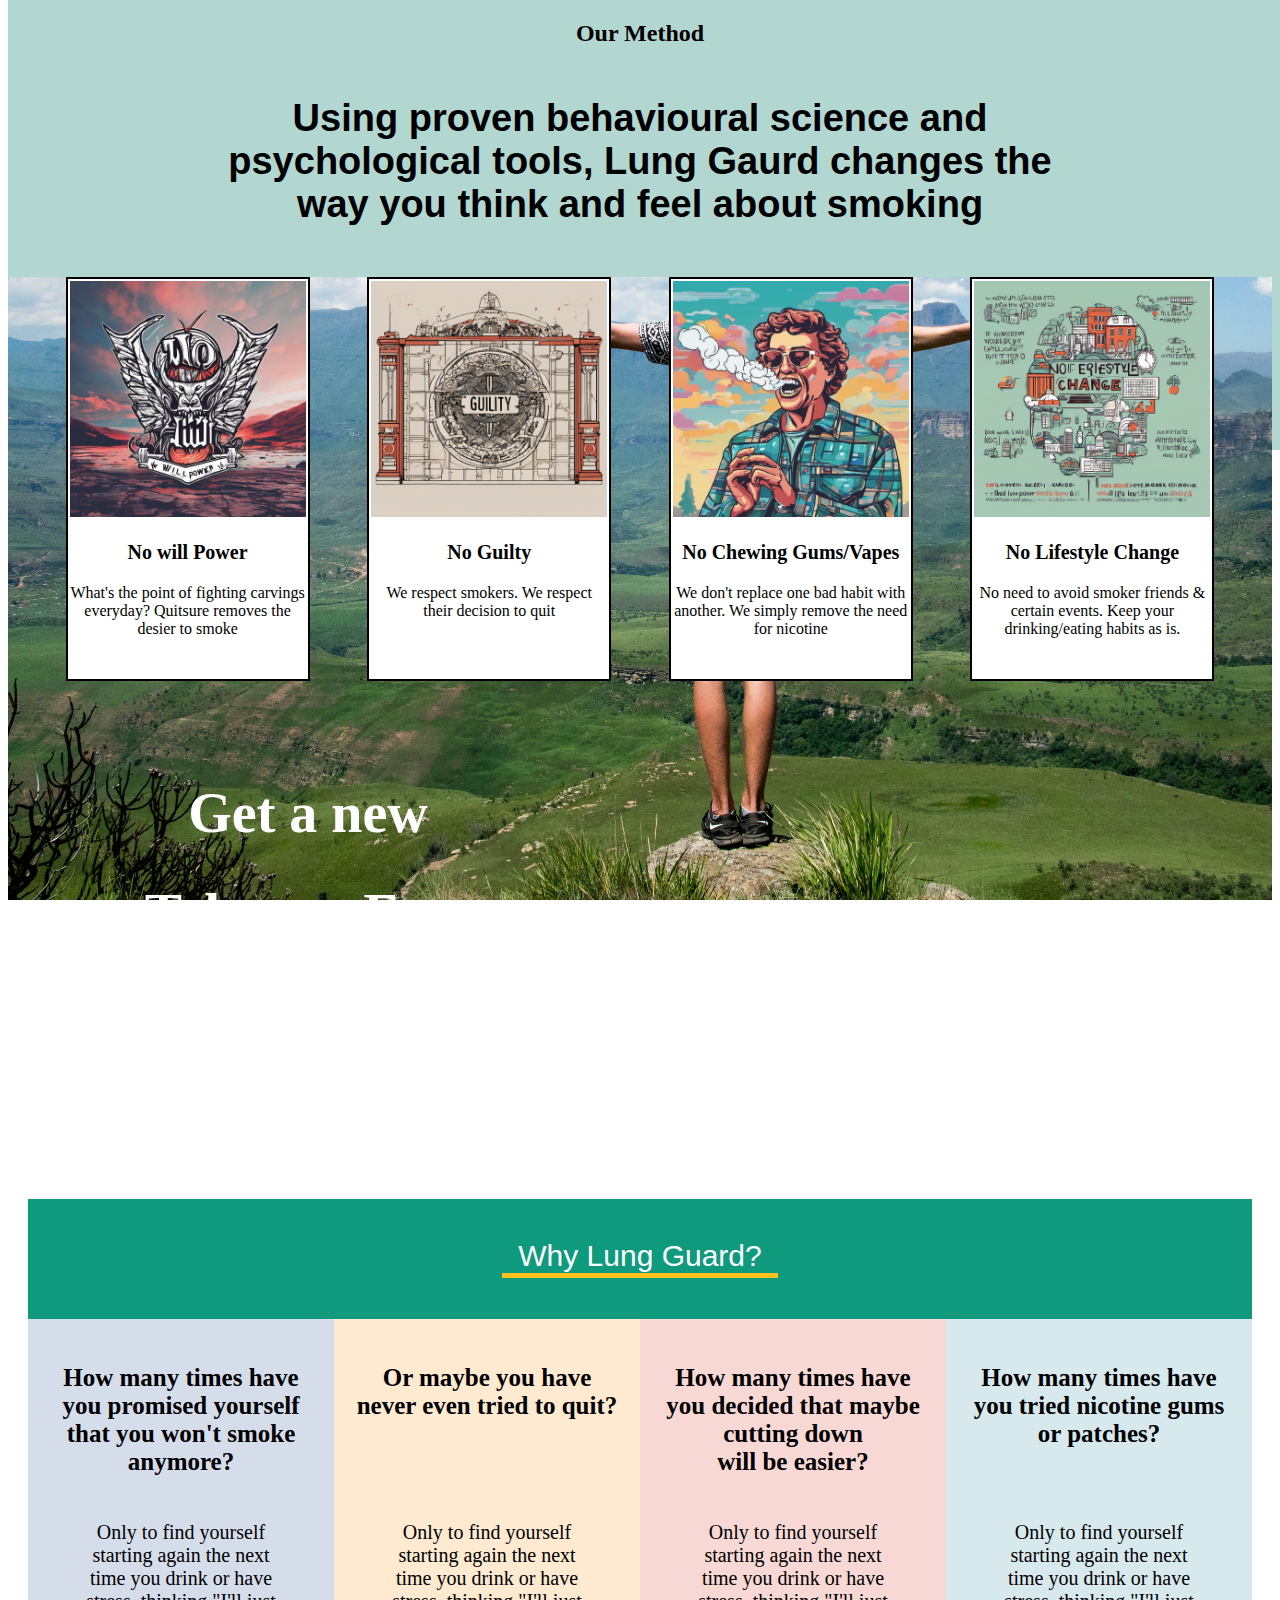
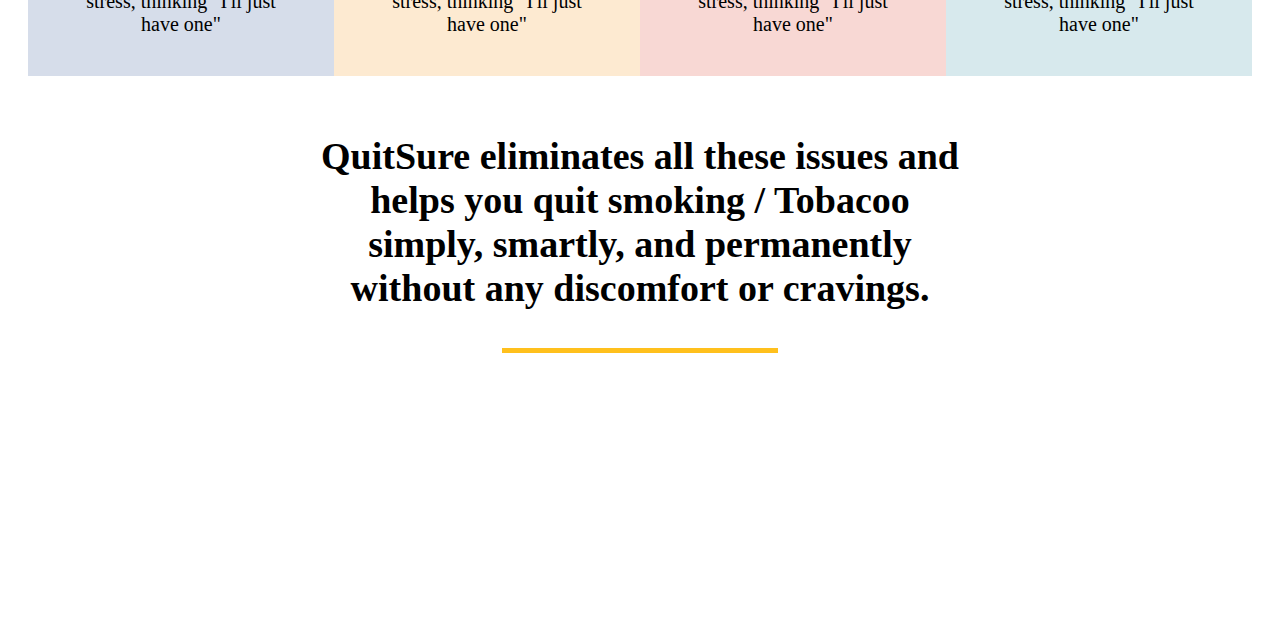
<file: ourMethod.html>
<!DOCTYPE html>
<html lang="en">

<head>
    <meta charset="UTF-8">
    <meta name="viewport" content="width=device-width, initial-scale=1.0">
    <title>Document</title>
    <link rel="stylesheet" href="style.css">
</head>

<body>
    <div class="solid-bg"></div>
    <h2 id="head">Our Method</h2>
    <div class="content">
        <h4>Using proven behavioural science and <br>psychological tools, Lung Gaurd changes the <br> way you think and
            feel about smoking</h4>
    </div>



    <div class="bg-img">





        <div class="fles">
            <div class="cards-container">

                <div class="card-container">
                    <img src="assect/will.png" class="card-img">
                    <p class="card-title">No will Power</p>
                    <p class="card-info">What's the point of fighting carvings everyday? Quitsure
                        removes the desier to smoke
                    </p>
                </div>
            </div>



            <div class="cards-container">
                <div class="card-container">
                    <img src="assect/guilty.png" class="card-img">
                    <p class="card-title">No Guilty</p>
                    <p class="card-info">We respect smokers. We respect their decision to quit

                    </p>
                </div>
            </div>



            <div class="cards-container">
                <div class="card-container">
                    <img src="assect/no3man.png" class="card-img">
                    <p class="card-title">No Chewing Gums/Vapes</p>
                    <p class="card-info">We don't replace one bad habit with another. We simply remove the need for
                        nicotine
                    </p>
                </div>

            </div>



            <div class="cards-container">
                <div class="card-container">
                    <img src="assect/no4.png" class="card-img">
                    <p class="card-title">No Lifestyle Change</p>
                    <p class="card-info">No need to avoid smoker friends & certain events. Keep your drinking/eating
                        habits as is.
                    </p>
                </div>
            </div>



        </div>
        <div>
            <div class="text-overlay">
                <h1 class="main-text">Get a new</h1>
                <h1 class="sub-text">Tobacoo-Free</h1>
                <span class="life-text">Life</span>
            </div>

        </div>

    </div>
    <div class="feed">
        <div class="maintext">Why Lung Guard? <div class="line"></div>
        </div>

        <div class="box-contain">
            <div class="box-1">
                <h3 class="heading">
                    How many times have <br>you promised yourself <br>that you won't smoke <br>anymore?</h3>
                <p class="para">Only to find yourself <br>starting again the next <br> time you drink or have
                    <br>stress, thinking "I'll just <br>have one"

                </p>
            </div>


            <div class="box-1 " style="background-color: rgb(253, 234, 209);">
                <h3 class="heading niche">
                    Or maybe you have <br> never even tried to quit?</h3>
                <p class="para">Only to find yourself <br>starting again the next <br> time you drink or have
                    <br>stress, thinking "I'll just <br>have one"

                </p>
            </div>


            <div class="box-1" style="background-color: rgb(248, 216, 212);">
                <h3 class="heading">

                    How many times have <br>you decided that maybe cutting down <br>will be easier?</h3>
                <p class="para">Only to find yourself <br>starting again the next <br> time you drink or have
                    <br>stress, thinking "I'll just <br>have one"

                </p>
            </div>


            <div class="box-1" style="background-color:rgb(215, 233, 237);">
                <h3 class="heading">

                    How many times have <br>you tried nicotine gums<br> or patches?</h3>
                <p class="para">Only to find yourself <br>starting again the next <br> time you drink or have
                    <br>stress, thinking "I'll just <br>have one"

                </p>
            </div>


        </div>
    </div>
    <div class="divsize">
        <h3>QuitSure eliminates all these issues and <br>
            helps you quit smoking / Tobacoo <br>
            simply, smartly, and permanently <br>
            <span>without any discomfort or cravings.</span>
        </h3>
        <div class="line"></div>
    </div>

    <div class="recommendation">

    </div>

    <script src="major.js"></script>
</body>

</html>
</file>
<file: style.css>
.container-caje {
    height: 100vh;
    width: 100%;
    background-color: #49EECD;
}


.break {
    margin-top: 15px;
    height: 120px;
    width: 120px;
   
   
}




.top_nav {
    display: flex;
    flex-direction: row;
    justify-content: space-evenly;
    align-items: center;
}

.info {
    margin-top: 200px;
    margin-left: 120px;
}

.ourm {
    cursor: pointer;
}

.info h1 {
    font-size: 38px;
}

#motivates {
    margin-top: 20px;
    font-size: 24px;
}

.second_half {
    display: flex;
    margin: auto;
    justify-content: center;
    align-content: center;
    margin-right: 30px;
    margin-top: 10px;
    height: 500px;
}

#moti {
    text-align: center;
    margin-top: 150px;
    font-size: 40px;
    border: 2px solid black;
    border-radius: 25px;
}

.gcont {
    display: flex;
}

.gpay {
    height: 40px;
    width: 150px;
    margin-right: 20px;
    border-radius: 5px;
}

.rk {
    background-image: url('assect/aapstore.jpg');
    background-size: cover;
    background-position: center;
    color: transparent;
}

.ap {
    background-image: url('assect/apple1.png');
    background-size: cover;
    background-position: center;
    color: transparent;
}

.content {
    text-align: center;
    font-size: 38px;
    font-family: "Poppins", sans-serif;
}

#head {
    text-align: center;
}

.cards-container {
    border: 2px solid black;
    background-color: #ffffff;
    width: 240px;
    height: 400px;
}

.card-img {
    width: 100%;
}

.card-container {
    text-align: center;
    padding: 2px;
}

.card-title {
    font-weight: 700;
    font-size: 20px;
}

.fles {
    background-color: transparent;
    display: flex;
    justify-content: space-evenly;
    flex-wrap: wrap;
}

.solid-bg {
    position: absolute;
    width: 100%;
    height: 100vh;
    background-color: #B2D6D0;
    transform: solid-bg(-20deg);
    z-index: -1;
    top: -50%;
}

.bg-img {
    height: 100vh; /* Full height of the viewport */
    background: url('assect/aboy.jpg');
    background-size: cover; /* Ensure the background image covers the full area */
    background-repeat: no-repeat; /* Prevent the background image from repeating */
    background-attachment: fixed;
}

.ver {
    background-color: transparent;
    margin-top: 40px;
    margin-left: 30px;
    font-family: "Poppins", sans-serif;
    color: #ffffff;
}

.feed {
    padding: 20px;
}

.maintext {
    height: 120px;
    background-color: #0f9a7e;
    text-align: center;
    align-content: center;
    font-family: 'Franklin Gothic Medium', 'Arial Narrow', Arial, sans-serif;
    font-size: 30px;
    justify-content: center;
    color: white;
    align-items: center;
    margin-top: 2px;
}

.line {
    margin: 10px auto 0;
    background-color: #ffc01d;
    width: 276px;
    height: 5px;
}

.box-contain {
    display: flex;
    justify-content: space-around;
    align-items: stretch;
}

.box-1 {
    width: 356.5px;
    background-color: rgb(214, 221, 234);
    padding: 20px;
    display: flex;
    flex-direction: column;
    justify-content: space-between;
    text-align: center;
    box-sizing: border-box;
}

.heading {
    font-size: 25px;
}

.para {
    font-size: 20px;
}

.text-overlay {
    margin-top: 100px;
    margin-left: 300px;
    bottom: 10%;
    left: 50%;
    transform: translateX(-50%);
    text-align: center;
    color: white;
    font-size: 28px;
}

.line {
    margin: auto;
    display: flex;
    background-color: #ffc01d;
    width: 276px;
    height: 5px;
}

.divsize {
    height: 500px;
}

.divsize h3 {
    justify-content: center;
    align-items: center;
    text-align: center;
    font-size: 38px;
}

.divh3 span {
    color: #ffc01d;
}

.calculateprice {
    display: flex;
    margin-top: 0;
    background-color: #0f9a7e;
    height: 550px;
}

.smokeboy {
    height: 550px;
}

#result {
    margin-top: 20px;
    font-size: 25px;
    font-weight: bold;
    color: rgb(0, 0, 0);
}

.calhead {
    text-align: center;
}

.calbtn {
    position: absolute;
    margin-left: 100px;
    width: 120px;
    height: 40px;
    justify-content: center;
    text-align: center;
    background-color: black;
    color: #ffffff;
    border-radius: 10px;
}

.form {
    margin-left: 200px;
}

.caldiv {
    display: flex;
    justify-content: center;
    align-items: center;
    align-content: center;
}

.eksathbox .second {
    display: flex;
    align-content: center;
    justify-content: space-between;
    align-items: center;
    margin-left: 200px;
}

.second {
    display: flex;
    align-items: center;
    align-content: center;
    justify-content: space-around;
    margin: 30px;
    font-size: 30px;
    font-weight: 600;
}

.sdk {
    border-radius: 15px;
}

.btnc {
    position: relative;
    background-color: black;
    color: white;
    width: 200px;
    height: 40px;
    border-radius: 15px;
    margin-left: 290px;
    margin-top: 30px;
}

.daysquite {
    display: flex;
    height: 550px;
    justify-content: center;
    text-align: center;
    align-items: center;
    background-color: #ffffff;
}

.daysbtn {
    position: absolute;
    height: 30px;
    align-content: center;
    justify-content: center;
    margin-top: 150px;
    width: 100px;
    border-radius: 5px;
    background-color: #f9f9f9;
}

.streak {
    text-align: center;
    margin: 20px 0;
}

.streak span {
    font-size: 1.5em;
    color: #333;
}

.complete-button {
    display: block;
    margin: 10px auto;
    padding: 10px 20px;
    background-color: #28a745;
    color: #fff;
    border: none;
    border-radius: 5px;
    cursor: pointer;
}

.complete-button:hover {
    background-color: #218838;
}
.parallax {
    height: 100vh;
    width: 100%;
    overflow: hidden;
}

#headerx {
    margin: 0;
    position: relative;
    top: 0;
    width: 100%;
    left: 0;
    background-color: rgb(255, 255, 255);
    display: flex;
    justify-content: space-between;
    align-items: center;
    z-index: 100;
    border: 3px solid black;
    background-color: #B2D6D0;
}

.secas .pk {
    font-size: 2rem;
    line-height: 1.5;
    color: #fff;
    margin: 0;
}

.logo {
    font-size: 2rem;
    color: #003329;
    margin-left: 30px;
}

.navigation a {
    text-decoration: none;
    color: #003329;
    padding: 6px 15px;
    border-radius: 20px;
    margin: 0 10px;
    font-weight: 600;
}

.navigation a:hover,
.navigation a.home {
    color: white;
    background-color: #003329;
}

.parralmid {
    position: relative;
    display: flex;
    text-align: center;
    justify-content: center;
    align-items: center;
    height: 100vh;
}

.parralmid img {
    position: absolute;
    top: 0;
    left: 0;
    width: 100%;
    pointer-events: none;
}

#text {
    position: absolute;
    font-size: 5rem;
    color: #333;
    margin: 0;
}

.secas {
    background-color: #003329;
    position: relative;
    margin-top: 0; /* Adjust as needed to move text below mountain */
    padding-left: 80px;
    padding-right: 20px;
}

.liner {
    display: flex;
    background-color: #ffc01d;
    width: 255px;
    height: 5px;
}

.secas ul li {
    font-size: 2rem;
    color: rgb(255, 255, 255);
}

.secas h2 {
    margin-top: 0;
    font-size: 3rem;
    color: #fff;
}

.secas p {
    font-size: 1rem;
    line-height: 1.5;
    color: #fff;
    margin: 0;
}

.Aboutus h1 {
    font-size: 3rem;
    color: white;
}

.Aboutus p {
    font-size: 1.5rem;
    margin-bottom: 10px;
    margin-top: 2px;
}

#plast {
    margin: 0;
}

.Aboutus h2 {
    margin-top: 20px;
    font-size: 2rem;
    color: #ffc01d;
}

/* Day 1 to 10 */
body {
    margin-top: 0;
}

.headerz {
    background-color: #0f9a7e;
    color: white;
    padding: 10px 0;
    text-align: center;
    margin-top: 0;
    border: 1px solid black;
}

.headerz nav ul {
    list-style-type: none;
    padding: 0;
}

.headerz nav ul li {
    display: inline;
    margin: 0 10px;
}

.headerz nav ul li a {
    color: white;
    text-decoration: none;
}

main {
    padding: 20px;
    background-color: #0f9a7e;
}

.secas .lastinfo {
    margin-top: 20px;
    font-size: 2rem;
}
.linerx {
    display: flex;
    background-color: #ffc01d;
    width: 160px;
    height: 5px;
}
.linerx1 {
    display: flex;
    background-color: #ffc01d;
    width: 290px;
    height: 5px;
}
.linerab {
    display: flex;
    background-color: #ffc01d;
    width: 210px;
    height: 5px;
}

.content-section {
    margin: auto;
    background-color: #B2D6D0;
    padding: 20px;
    margin-bottom: 20px;
    border-radius: 5px;
    box-shadow: 0 0 10px rgba(0, 0, 0, 0.1);
    border: 2px solid black;
    width: 900px;
    justify-content: center;
}

.content-section h2 {
    color: black;
}

footer {
    background-color: #333;
    color: white;
    text-align: center;
    padding: 10px 0;
    position: fixed;
    width: 100%;
    bottom: 0;
}

#scrollToTopBtn {
    height: 30px;
    width: 100px;
    border-radius: 5px;
    background-color: aquamarine;
    margin-top: 0;
    margin-left: 50px;
}

.resultDiv {
    background-color: black;
}

/* Media Queries for Responsiveness */
@media (max-width: 1200px) {
    .content-section {
        width: 80%;
    }
}

@media (max-width: 768px) {
    .top_nav {
        flex-direction: column;
    }
    .second_half {
        flex-direction: column;
        height: auto;
    }
    .info {
        margin-top: 50px;
        margin-left: 0;
        text-align: center;
    }
    .main{
        flex-direction: column-reverse;
       width: auto;
        height: auto;
    }
    .gcont {
        justify-content: center;
    }
    .daysbtn {
        width: 80px;
    }
    .parralmid img {
        width: 150%;
    }
}

@media (max-width: 576px) {
    .info h1 {
        font-size: 24px;
    }
    #motivates {
        font-size: 18px;
    }
    #moti {
        font-size: 24px;
    }
    .gpay {
        width: 120px;
    }
    .parralmid img {
        width: 200%;
    }
    .content-section {
        width: 100%;
    }
    .calculateprice {
        flex-direction: column;
        align-items: center;
        height: auto;
    }
    
    
    .form {
        margin-left: 0;
        text-align: center;
    }
    .btnc {
        margin-left: 0;
        width: 100%;
    }
}
</file>
